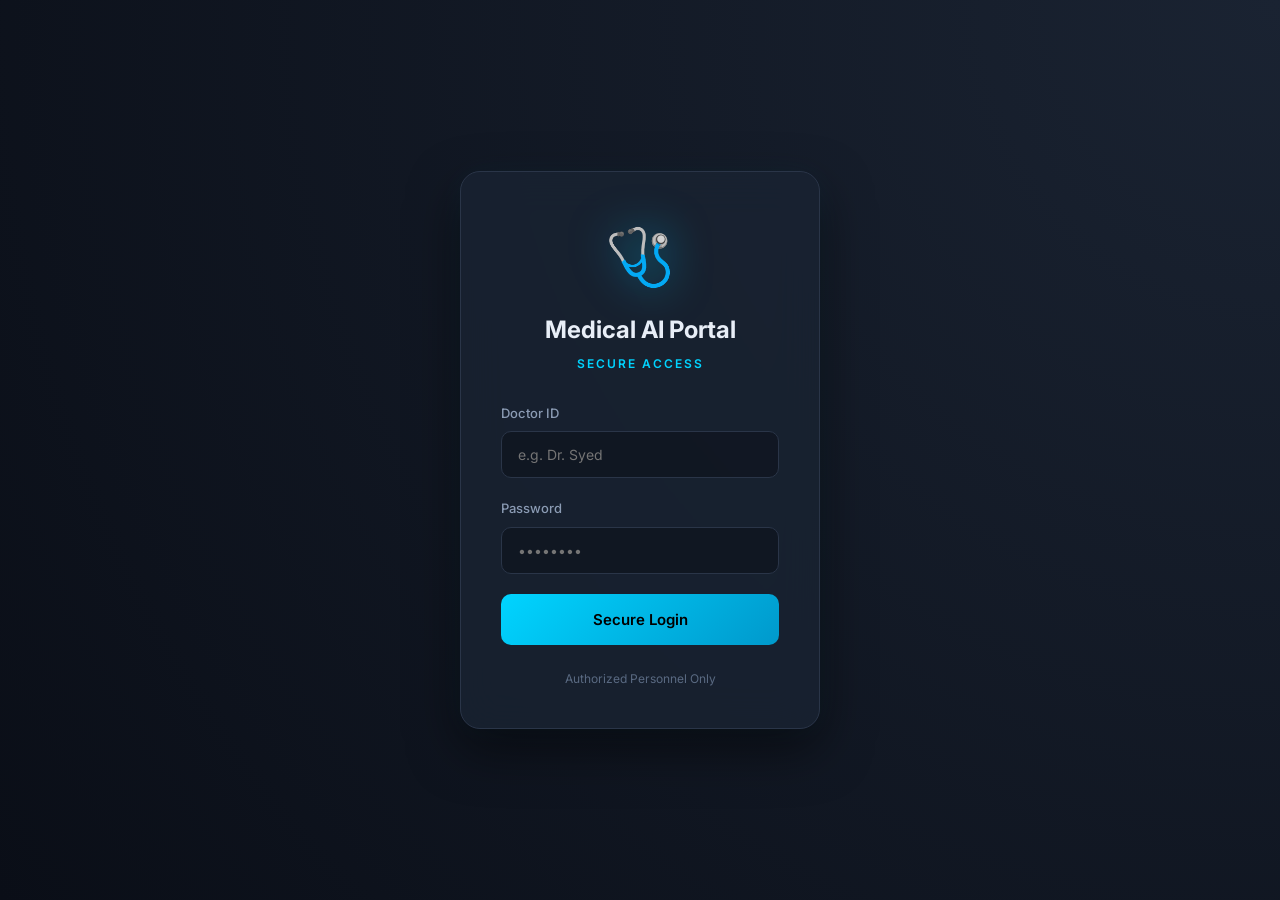
<file: templates/login.html>
<!DOCTYPE html>
<html lang="en">
<head>
    <meta charset="UTF-8">
    <meta name="viewport" content="width=device-width, initial-scale=1.0">
    <title>Login · Medical AI Portal</title>
    <link rel="stylesheet" href="/static/style.css">
    <link href="https://fonts.googleapis.com/css2?family=Inter:wght@300;400;600&display=swap" rel="stylesheet">
</head>
<body class="login-body">
    <div class="login-container">
        <div class="login-card">
            <div class="login-header">
                <div class="logo-icon">🩺</div>
                <h1>Medical AI Portal</h1>
                <p>Secure Access</p>
            </div>

            <form action="/login" method="POST" class="login-form">
                <div class="input-group">
                    <label>Doctor ID</label>
                    <input type="text" name="username" placeholder="e.g. Dr. Syed" required>
                </div>
                <div class="input-group">
                    <label>Password</label>
                    <input type="password" name="password" placeholder="••••••••" required>
                </div>
                <button type="submit" class="btn-primary">Secure Login</button>
            </form>

            <div class="login-footer">
                <p>Authorized Personnel Only</p>
            </div>
        </div>
    </div>
</body>
</html>
</file>
<file: static/style.css>
/* ===== RESET & BASE ===== */
* {
    margin: 0;
    padding: 0;
    box-sizing: border-box;
}

:root {
    --bg-primary: #0a0e17;
    --bg-secondary: #131824;
    --bg-card: #1a2332;
    --bg-elevated: #22304a;
    --border: #2a3548;
    --text-primary: #e8eef7;
    --text-secondary: #8b9bb4;
    --text-muted: #5a6a82;
    --accent: #00d4ff;
    --accent-hover: #33ddff;
    --danger: #ff4757;
    --danger-soft: rgba(255, 71, 87, 0.15);
    --safe: #2ed573;
    --safe-soft: rgba(46, 213, 115, 0.15);
    --warning: #ffa502;
    --mild: #2ed573;
    --moderate: #ffa502;
    --severe: #ff4757;
}

body {
    font-family: 'Inter', -apple-system, BlinkMacSystemFont, sans-serif;
    background: var(--bg-primary);
    color: var(--text-primary);
    min-height: 100vh;
    display: flex;
    flex-direction: column;
    line-height: 1.6;
}

/* ===== HEADER ===== */
.header {
    background: var(--bg-secondary);
    border-bottom: 1px solid var(--border);
    padding: 16px 40px;
    display: flex;
    justify-content: space-between;
    align-items: center;
    backdrop-filter: blur(10px);
    position: sticky;
    top: 0;
    z-index: 100;
}

.logo {
    display: flex;
    align-items: center;
    gap: 14px;
}

.logo-icon {
    font-size: 32px;
    filter: drop-shadow(0 0 12px rgba(0, 212, 255, 0.5));
}

.logo h1 {
    font-size: 20px;
    font-weight: 600;
    letter-spacing: -0.02em;
}

.subtitle {
    font-size: 12px;
    color: var(--text-secondary);
    font-weight: 400;
}

.header-right {
    display: flex;
    align-items: center;
    gap: 20px;
}

.status {
    display: flex;
    align-items: center;
    gap: 8px;
    padding: 6px 14px;
    background: var(--bg-card);
    border-radius: 20px;
    font-size: 13px;
    color: var(--text-secondary);
}

.status-dot {
    width: 8px;
    height: 8px;
    border-radius: 50%;
    background: var(--safe);
    box-shadow: 0 0 10px var(--safe);
    animation: pulse 2s infinite;
}

@keyframes pulse {
    0%, 100% { opacity: 1; }
    50% { opacity: 0.5; }
}

.user-profile {
    display: flex;
    align-items: center;
    gap: 12px;
    background: var(--bg-card);
    padding: 6px 16px;
    border-radius: 20px;
    border: 1px solid var(--border);
}

.user-name {
    font-size: 14px;
    font-weight: 500;
    color: var(--text-primary);
}

.btn-logout {
    font-size: 12px;
    color: var(--danger);
    text-decoration: none;
    font-weight: 600;
    padding: 4px 8px;
    border-radius: 6px;
    transition: background 0.2s;
}

.btn-logout:hover {
    background: var(--danger-soft);
}

/* ===== LOGIN PAGE SPECIFIC ===== */
.login-body {
    display: flex;
    justify-content: center;
    align-items: center;
    height: 100vh;
    background: radial-gradient(circle at top right, #1a2332, #0a0e17);
}

.login-container {
    width: 100%;
    max-width: 400px;
    padding: 20px;
}

.login-card {
    background: rgba(26, 35, 50, 0.8);
    backdrop-filter: blur(20px);
    border: 1px solid var(--border);
    border-radius: 20px;
    padding: 40px;
    box-shadow: 0 20px 50px rgba(0, 0, 0, 0.5), 0 0 30px rgba(0, 212, 255, 0.05);
}

.login-header {
    text-align: center;
    margin-bottom: 30px;
}

.login-header .logo-icon {
    font-size: 56px;
    margin-bottom: 10px;
    filter: drop-shadow(0 0 20px rgba(0, 212, 255, 0.6));
}

.login-header h1 {
    font-size: 24px;
    color: var(--text-primary);
    margin-bottom: 4px;
    font-weight: 700;
}

.login-header p {
    color: var(--accent);
    font-size: 12px;
    text-transform: uppercase;
    letter-spacing: 2px;
    font-weight: 600;
}

.input-group {
    margin-bottom: 20px;
}

.input-group label {
    display: block;
    color: var(--text-secondary);
    font-size: 13px;
    margin-bottom: 8px;
    font-weight: 500;
}

.input-group input {
    width: 100%;
    padding: 14px 16px;
    background: rgba(10, 14, 23, 0.5);
    border: 1px solid var(--border);
    border-radius: 10px;
    color: var(--text-primary);
    font-family: inherit;
    font-size: 14px;
    transition: all 0.3s;
}

.input-group input:focus {
    outline: none;
    border-color: var(--accent);
    box-shadow: 0 0 15px rgba(0, 212, 255, 0.15);
}

.login-footer {
    text-align: center;
    margin-top: 24px;
    color: var(--text-muted);
    font-size: 12px;
}

/* ===== MAIN CONTAINER ===== */
.container {
    max-width: 1100px;
    margin: 0 auto;
    padding: 40px 20px;
    flex: 1;
    width: 100%;
}

/* ===== PANELS & CARDS ===== */
.upload-panel,
.results-panel {
    background: var(--bg-card);
    border: 1px solid var(--border);
    border-radius: 16px;
    padding: 32px;
    margin-bottom: 24px;
    box-shadow: 0 4px 24px rgba(0, 0, 0, 0.3);
}

.upload-panel h2,
.results-panel h2 {
    font-size: 22px;
    font-weight: 600;
    margin-bottom: 8px;
    letter-spacing: -0.02em;
}

.panel-desc {
    color: var(--text-secondary);
    font-size: 14px;
    margin-bottom: 24px;
}

/* ===== DROPZONE ===== */
.dropzone {
    border: 2px dashed var(--border);
    border-radius: 12px;
    padding: 60px 20px;
    text-align: center;
    cursor: pointer;
    transition: all 0.3s ease;
    background: var(--bg-secondary);
    margin-bottom: 20px;
}

.dropzone:hover {
    border-color: var(--accent);
    background: rgba(0, 212, 255, 0.03);
}

.dropzone.dragover {
    border-color: var(--accent);
    background: rgba(0, 212, 255, 0.08);
    transform: scale(1.01);
}

.dropzone-icon {
    font-size: 48px;
    margin-bottom: 16px;
    opacity: 0.7;
}

.dropzone-title {
    font-size: 16px;
    font-weight: 500;
    margin-bottom: 6px;
    color: var(--text-primary);
}

.dropzone-sub {
    font-size: 13px;
    color: var(--text-muted);
}

/* ===== PREVIEW ===== */
.preview-container {
    display: flex;
    flex-direction: column;
    align-items: center;
    gap: 16px;
    margin-bottom: 20px;
    padding: 24px;
    background: var(--bg-secondary);
    border-radius: 12px;
    border: 1px solid var(--border);
}

#preview-image {
    max-width: 300px;
    max-height: 300px;
    border-radius: 8px;
    box-shadow: 0 4px 16px rgba(0, 0, 0, 0.4);
}

.preview-info {
    display: flex;
    align-items: center;
    gap: 16px;
    flex-wrap: wrap;
    justify-content: center;
}

#preview-filename {
    font-size: 13px;
    color: var(--text-secondary);
    font-family: 'SF Mono', monospace;
}

/* ===== BUTTONS ===== */
.btn-primary {
    width: 100%;
    padding: 16px 24px;
    background: linear-gradient(135deg, var(--accent), #0099cc);
    color: #000;
    border: none;
    border-radius: 10px;
    font-size: 15px;
    font-weight: 600;
    cursor: pointer;
    display: flex;
    align-items: center;
    justify-content: center;
    gap: 10px;
    transition: all 0.2s ease;
    font-family: inherit;
}

.btn-primary:hover:not(:disabled) {
    transform: translateY(-2px);
    box-shadow: 0 8px 24px rgba(0, 212, 255, 0.4);
}

.btn-primary:disabled {
    opacity: 0.4;
    cursor: not-allowed;
}

.btn-icon {
    font-size: 18px;
}

.btn-secondary {
    padding: 8px 16px;
    background: var(--bg-elevated);
    color: var(--text-primary);
    border: 1px solid var(--border);
    border-radius: 8px;
    font-size: 13px;
    cursor: pointer;
    font-family: inherit;
    transition: all 0.2s ease;
}

.btn-secondary:hover {
    background: var(--bg-card);
    border-color: var(--accent);
}

/* ===== LOADING ===== */
.loading {
    text-align: center;
    padding: 60px 20px;
}

.spinner {
    width: 48px;
    height: 48px;
    border: 3px solid var(--border);
    border-top-color: var(--accent);
    border-radius: 50%;
    margin: 0 auto 20px;
    animation: spin 1s linear infinite;
}

@keyframes spin {
    to { transform: rotate(360deg); }
}

.loading p {
    color: var(--text-secondary);
    font-size: 14px;
}

/* ===== RESULTS ===== */
.results-header {
    display: flex;
    justify-content: space-between;
    align-items: center;
    margin-bottom: 24px;
    flex-wrap: wrap;
    gap: 12px;
}

.prediction-card {
    background: var(--bg-secondary);
    border: 2px solid var(--border);
    border-radius: 14px;
    padding: 28px;
    margin-bottom: 24px;
    transition: all 0.3s ease;
}

.prediction-card.danger {
    border-color: var(--danger);
    background: var(--danger-soft);
    box-shadow: 0 0 30px rgba(255, 71, 87, 0.2);
}

.prediction-main {
    display: flex;
    flex-direction: column;
    gap: 8px;
}

.prediction-label {
    display: flex;
    align-items: baseline;
    justify-content: space-between;
    gap: 16px;
    flex-wrap: wrap;
}

.prediction-badge {
    font-size: 32px;
    font-weight: 700;
    letter-spacing: -0.02em;
    padding: 4px 0;
}

.prediction-badge.safe {
    color: var(--safe);
    text-shadow: 0 0 20px rgba(46, 213, 115, 0.4);
}

.prediction-badge.danger {
    color: var(--danger);
    text-shadow: 0 0 20px rgba(255, 71, 87, 0.4);
}

.prediction-confidence {
    font-size: 24px;
    font-weight: 600;
    color: var(--text-primary);
}

.prediction-desc {
    font-size: 13px;
    color: var(--text-secondary);
}

/* ===== CONFIDENCE BARS ===== */
.confidence-section,
.stage-section,
.images-section {
    margin-top: 28px;
}

.confidence-section h3,
.stage-section h3,
.images-section h3 {
    font-size: 16px;
    font-weight: 600;
    margin-bottom: 16px;
    color: var(--text-primary);
}

.section-desc {
    font-size: 13px;
    color: var(--text-secondary);
    margin-bottom: 16px;
    margin-top: -8px;
}

.bar-group {
    margin-bottom: 16px;
}

.bar-label {
    display: flex;
    justify-content: space-between;
    font-size: 13px;
    color: var(--text-secondary);
    margin-bottom: 6px;
}

.bar-track {
    height: 10px;
    background: var(--bg-secondary);
    border-radius: 5px;
    overflow: hidden;
}

.bar-fill {
    height: 100%;
    border-radius: 5px;
    transition: width 0.8s cubic-bezier(0.4, 0, 0.2, 1);
    width: 0;
}

.bar-fill.normal { background: linear-gradient(90deg, #2ed573, #26de81); }
.bar-fill.pneumonia { background: linear-gradient(90deg, #ff4757, #ff6b7a); }
.bar-fill.mild { background: linear-gradient(90deg, #2ed573, #26de81); }
.bar-fill.moderate { background: linear-gradient(90deg, #ffa502, #ffbe3d); }
.bar-fill.severe { background: linear-gradient(90deg, #ff4757, #ff6b7a); }

/* ===== STAGE ===== */
.stage-badge-container {
    display: flex;
    align-items: baseline;
    gap: 16px;
    margin-bottom: 20px;
    padding: 16px;
    background: var(--bg-secondary);
    border-radius: 10px;
}

.stage-badge {
    font-size: 24px;
    font-weight: 700;
    color: var(--warning);
    letter-spacing: -0.02em;
}

.stage-confidence {
    font-size: 16px;
    color: var(--text-secondary);
}

.stage-bars {
    display: flex;
    flex-direction: column;
    gap: 12px;
}

/* ===== IMAGES ===== */
.images-grid {
    display: grid;
    grid-template-columns: 1fr 1fr;
    gap: 20px;
}

.image-card {
    background: var(--bg-secondary);
    border: 1px solid var(--border);
    border-radius: 12px;
    padding: 16px;
    text-align: center;
}

.image-title {
    font-size: 13px;
    color: var(--text-secondary);
    margin-bottom: 12px;
    font-weight: 500;
}

.image-card img {
    max-width: 100%;
    border-radius: 8px;
    display: block;
    margin: 0 auto;
}

/* ===== ERROR ===== */
.error-box {
    background: var(--danger-soft);
    border: 1px solid var(--danger);
    border-radius: 12px;
    padding: 20px;
    color: var(--danger);
    font-size: 14px;
    margin-top: 20px;
}

/* ===== FOOTER ===== */
.footer {
    text-align: center;
    padding: 24px;
    color: var(--text-muted);
    font-size: 12px;
    border-top: 1px solid var(--border);
    background: var(--bg-secondary);
}

/* ===== RESPONSIVE ===== */
@media (max-width: 768px) {
    .header {
        padding: 16px 20px;
        flex-direction: column;
        gap: 12px;
        align-items: flex-start;
    }
    .header-right {
        width: 100%;
        justify-content: space-between;
    }
    .container {
        padding: 24px 12px;
    }
    .upload-panel,
    .results-panel {
        padding: 20px;
    }
    .images-grid {
        grid-template-columns: 1fr;
    }
    .prediction-badge {
        font-size: 24px;
    }
    .prediction-confidence {
        font-size: 18px;
    }
}
</file>
